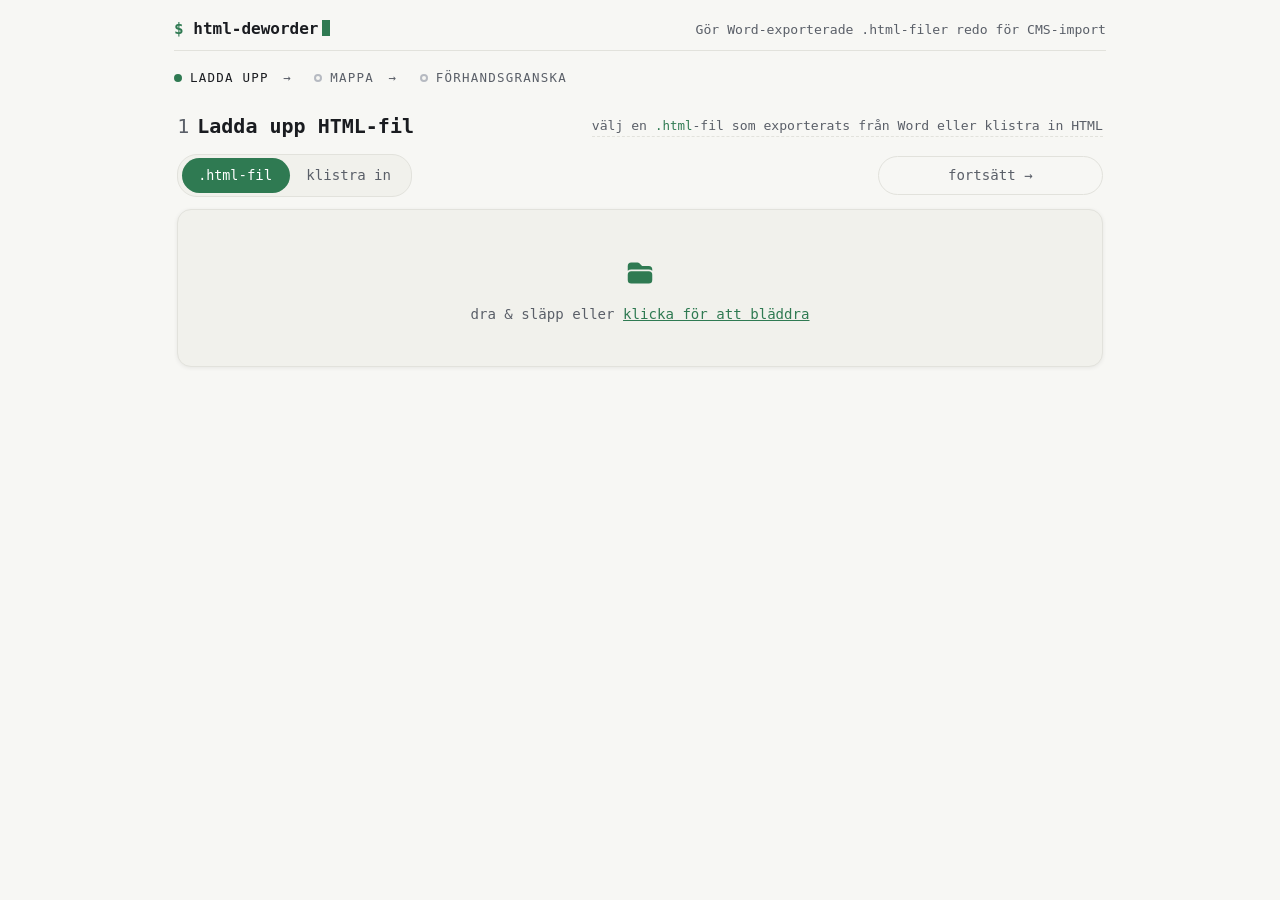
<file: index.html>
<!doctype html>
<html lang="sv">
<head>
  <meta charset="utf-8">
  <meta name="viewport" content="width=device-width, initial-scale=1">
  <title>html-deworder</title>
  <link rel="stylesheet" href="static/style.css">
</head>
<body>
  <header class="site-header">
    <h1>html-deworder<span class="cursor"></span></h1>
    <p class="tagline">Gör Word-exporterade .html-filer redo för CMS-import</p>
  </header>

  <main>
    <ol class="steps" aria-label="steg">
      <li class="active" data-step-indicator="1" role="button" tabindex="0"><span class="dot"></span>ladda upp</li>
      <li data-step-indicator="2" role="button" tabindex="0"><span class="dot"></span>mappa</li>
      <li data-step-indicator="3" role="button" tabindex="0"><span class="dot"></span>förhandsgranska</li>
    </ol>

    <section class="section" data-step="1">
      <div class="h2-row">
        <h2><span class="num">1</span>Ladda upp HTML-fil</h2>
        <p class="meta" id="upload-meta">välj en <code>.html</code>-fil som exporterats från Word eller klistra in HTML</p>
      </div>

      <div class="row">
        <div class="input-mode" role="tablist" aria-label="inmatningssätt">
          <button type="button" class="tab active" data-input-mode="file"><code>.html</code>-fil</button>
          <button type="button" class="tab" data-input-mode="paste">klistra in</button>
        </div>
        <button type="button" id="continue-btn" disabled>fortsätt &rarr;</button>
      </div>

      <div class="input-area">
        <div data-input-panel="file">
          <div class="drop-zone" id="drop-zone">
            <input type="file" accept=".html,.htm,text/html" id="file-input">
            <span class="drop-swoosh" aria-hidden="true"><svg width="100%" height="100%" viewBox="0 -89 219 219" preserveAspectRatio="xMaxYMid meet" fill="none" xmlns="http://www.w3.org/2000/svg"><g transform="rotate(125, 109.5, 20.5)"><path d="M21.489 29.4305C36.9333 31.3498 51.3198 33.0559 65.7063 34.9753C66.7641 35.1885 67.6104 36.4681 69.9376 38.3875C63.1675 39.2406 57.8783 40.3069 52.5892 40.5201C38.6259 40.9467 24.8741 40.9467 10.9107 40.9467C9.21821 40.9467 7.5257 41.1599 5.83317 40.7334C0.332466 39.6671 -1.57164 36.0416 1.39028 31.1365C2.87124 28.7906 4.56377 26.658 6.46786 24.7386C13.6611 17.4877 21.0659 10.4499 28.4707 3.41223C29.7401 2.13265 31.6442 1.49285 34.183 0C34.6061 10.8765 23.8162 13.8622 21.489 22.3927C23.3931 21.9662 25.0856 21.7529 26.5666 21.3264C83.6894 5.54486 140.601 7.25098 197.3 22.606C203.224 24.0988 208.936 26.4447 214.649 28.5773C217.61 29.6437 220.149 31.9896 218.457 35.6151C216.976 39.2406 214.014 39.2406 210.629 37.7477C172.759 20.6866 132.561 18.7672 91.9404 19.407C70.7838 19.6203 50.0504 21.9662 29.5285 26.8713C26.9897 27.5111 24.4509 28.3641 21.489 29.4305Z" fill="#2f7a52"/></g></svg></span>
            <div class="drop-label" id="drop-label">
              <span class="drop-icon"><svg xmlns="http://www.w3.org/2000/svg" viewBox="0 0 24 24" fill="currentColor" class="size-6">
  <path d="M19.5 21a3 3 0 0 0 3-3v-4.5a3 3 0 0 0-3-3h-15a3 3 0 0 0-3 3V18a3 3 0 0 0 3 3h15ZM1.5 10.146V6a3 3 0 0 1 3-3h5.379a2.25 2.25 0 0 1 1.59.659l2.122 2.121c.14.141.331.22.53.22H19.5a3 3 0 0 1 3 3v1.146A4.483 4.483 0 0 0 19.5 9h-15a4.483 4.483 0 0 0-3 1.146Z" />
</svg></span>
              <span>dra &amp; släpp eller <span class="drop-browse">klicka för att bläddra</span></span>
            </div>
          </div>
        </div>

        <div data-input-panel="paste" hidden>
          <div class="paste-wrap">
            <textarea id="paste-input" class="paste-input" spellcheck="false" placeholder="Klistra in HTML-kod här..."></textarea>
            <div class="paste-overlay">
              <span class="drop-icon"><svg xmlns="http://www.w3.org/2000/svg" viewBox="0 0 24 24" fill="currentColor" class="size-6">
  <path fill-rule="evenodd" d="M17.663 3.118c.225.015.45.032.673.05C19.876 3.298 21 4.604 21 6.109v9.642a3 3 0 0 1-3 3V16.5c0-5.922-4.576-10.775-10.384-11.217.324-1.132 1.3-2.01 2.548-2.114.224-.019.448-.036.673-.051A3 3 0 0 1 13.5 1.5H15a3 3 0 0 1 2.663 1.618ZM12 4.5A1.5 1.5 0 0 1 13.5 3H15a1.5 1.5 0 0 1 1.5 1.5H12Z" clip-rule="evenodd" />
  <path d="M3 8.625c0-1.036.84-1.875 1.875-1.875h.375A3.75 3.75 0 0 1 9 10.5v1.875c0 1.036.84 1.875 1.875 1.875h1.875A3.75 3.75 0 0 1 16.5 18v2.625c0 1.035-.84 1.875-1.875 1.875h-9.75A1.875 1.875 0 0 1 3 20.625v-12Z" />
  <path d="M10.5 10.5a5.23 5.23 0 0 0-1.279-3.434 9.768 9.768 0 0 1 6.963 6.963 5.23 5.23 0 0 0-3.434-1.279h-1.875a.375.375 0 0 1-.375-.375V10.5Z" />
</svg></span>
              <span>klistra in HTML-kod här...</span>
            </div>
          </div>
        </div>
      </div>
    </section>

    <section class="section" data-step="2" hidden>
      <div class="h2-row">
        <h2><span class="num">2</span>Mappa klasser till taggar</h2>
        <p class="meta" id="mapping-meta"></p>
      </div>
      <div class="row">
        <button type="button" id="reset-btn" class="reset">återställ standardvärden</button>
        <button type="button" id="new-file-btn" class="link back">ladda upp annan fil</button>
        <button type="button" id="preview-btn">förhandsgranska &rarr;</button>
      </div>
      <div class="table-card collapsed" id="mapping-table-card">
        <div class="table-scroll">
          <div id="mapping-table-root"></div>
        </div>
        <div class="fade"></div>
        <button type="button" class="collapse-toggle" id="mapping-toggle" aria-expanded="false" aria-controls="mapping-table-card" hidden>
          <span class="label">visa alla</span>
          <span class="row-count">(<span id="mapping-shown">0</span>/<span id="mapping-total">0</span>)</span>
          <svg class="chev" xmlns="http://www.w3.org/2000/svg" viewBox="0 0 24 24" fill="none" stroke="currentColor" stroke-width="2.4" stroke-linecap="round" stroke-linejoin="round"><polyline points="6 9 12 15 18 9"/></svg>
        </button>
      </div>
      <div class="mapping-options">
        <label class="checkbox">
          <input type="checkbox" id="strip-all-classes" checked>
          ta bort alla återstående class-attribut från utdata
        </label>
        <br>
        <label class="checkbox">
          tabeller:
          <select id="table-mode">
            <option value="keep">behåll som tabeller</option>
            <option value="flatten">omvandla till stycken</option>
          </select>
        </label>
      </div>
      <div class="row">
        <button type="button" id="load-config-btn" class="secondary">välj config</button>
        <input type="file" accept=".json,application/json" id="config-input" hidden>
        <button type="button" id="download-config-btn" class="secondary">ladda ned config.json</button>
      </div>
    </section>

    <section class="section" data-step="3" hidden>
      <div class="h2-row">
        <h2><span class="num">3</span>Förhandsgranska &amp; ladda ned</h2>
        <p class="meta" id="preview-meta"></p>
      </div>
      <div class="row">
        <button type="button" id="another-file-btn" class="reset">ladda upp annan fil</button>
        <button type="button" id="adjust-btn" class="link back">justera mappning</button>
        <button type="button" id="download-btn">ladda ned HTML-fil</button>
      </div>
    </section>

    <section class="section" data-source-section hidden>

      <div class="source-wrap">
        <button type="button" class="copy-btn secondary" id="copy-btn">kopiera</button>
        <pre class="source" id="source-pre"></pre>
      </div>
    </section>

    <section class="section" data-preview-section hidden>
      <h2><span class="h2-icon"><svg xmlns="http://www.w3.org/2000/svg" viewBox="0 0 24 24" fill="currentColor" class="size-6">
  <path fill-rule="evenodd" d="M10.5 3.75a6.75 6.75 0 1 0 0 13.5 6.75 6.75 0 0 0 0-13.5ZM2.25 10.5a8.25 8.25 0 1 1 14.59 5.28l4.69 4.69a.75.75 0 1 1-1.06 1.06l-4.69-4.69A8.25 8.25 0 0 1 2.25 10.5Z" clip-rule="evenodd" />
</svg></span>Renderad jämförelse</h2>
      <div class="preview">
        <div class="pane">
          <h3>före&thinsp;<svg xmlns="http://www.w3.org/2000/svg" viewBox="0 0 24 24" fill="currentColor" class="size-6">
  <path fill-rule="evenodd" d="M16.5 3.75a1.5 1.5 0 0 1 1.5 1.5v13.5a1.5 1.5 0 0 1-1.5 1.5h-6a1.5 1.5 0 0 1-1.5-1.5V15a.75.75 0 0 0-1.5 0v3.75a3 3 0 0 0 3 3h6a3 3 0 0 0 3-3V5.25a3 3 0 0 0-3-3h-6a3 3 0 0 0-3 3V9A.75.75 0 1 0 9 9V5.25a1.5 1.5 0 0 1 1.5-1.5h6Zm-5.03 4.72a.75.75 0 0 0 0 1.06l1.72 1.72H2.25a.75.75 0 0 0 0 1.5h10.94l-1.72 1.72a.75.75 0 1 0 1.06 1.06l3-3a.75.75 0 0 0 0-1.06l-3-3a.75.75 0 0 0-1.06 0Z" clip-rule="evenodd" />
</svg>
</h3>
          <iframe id="iframe-before" sandbox="allow-same-origin"></iframe>
        </div>
        <div class="pane">
          <h3>efter&thinsp;<svg xmlns="http://www.w3.org/2000/svg" viewBox="0 0 24 24" fill="currentColor" class="size-6">
  <path fill-rule="evenodd" d="M7.5 3.75A1.5 1.5 0 0 0 6 5.25v13.5a1.5 1.5 0 0 0 1.5 1.5h6a1.5 1.5 0 0 0 1.5-1.5V15a.75.75 0 0 1 1.5 0v3.75a3 3 0 0 1-3 3h-6a3 3 0 0 1-3-3V5.25a3 3 0 0 1 3-3h6a3 3 0 0 1 3 3V9A.75.75 0 0 1 15 9V5.25a1.5 1.5 0 0 0-1.5-1.5h-6Zm10.72 4.72a.75.75 0 0 1 1.06 0l3 3a.75.75 0 0 1 0 1.06l-3 3a.75.75 0 1 1-1.06-1.06l1.72-1.72H9a.75.75 0 0 1 0-1.5h10.94l-1.72-1.72a.75.75 0 0 1 0-1.06Z" clip-rule="evenodd" />
</svg>
</h3>
          <iframe id="iframe-after" sandbox="allow-same-origin"></iframe>
        </div>
      </div>
      <div class="heading-nav">
        <button type="button" class="heading-nav-btn secondary" id="prev-heading-btn">&uarr; föregående rubrik</button>
        <button type="button" class="heading-nav-btn secondary" id="next-heading-btn">nästa rubrik &darr;</button>
      </div>
    </section>
  </main>

  <script src="static/defaults.js"></script>
  <script src="static/deworder.js"></script>
  <script src="static/app.js"></script>
</body>
</html>
</file>
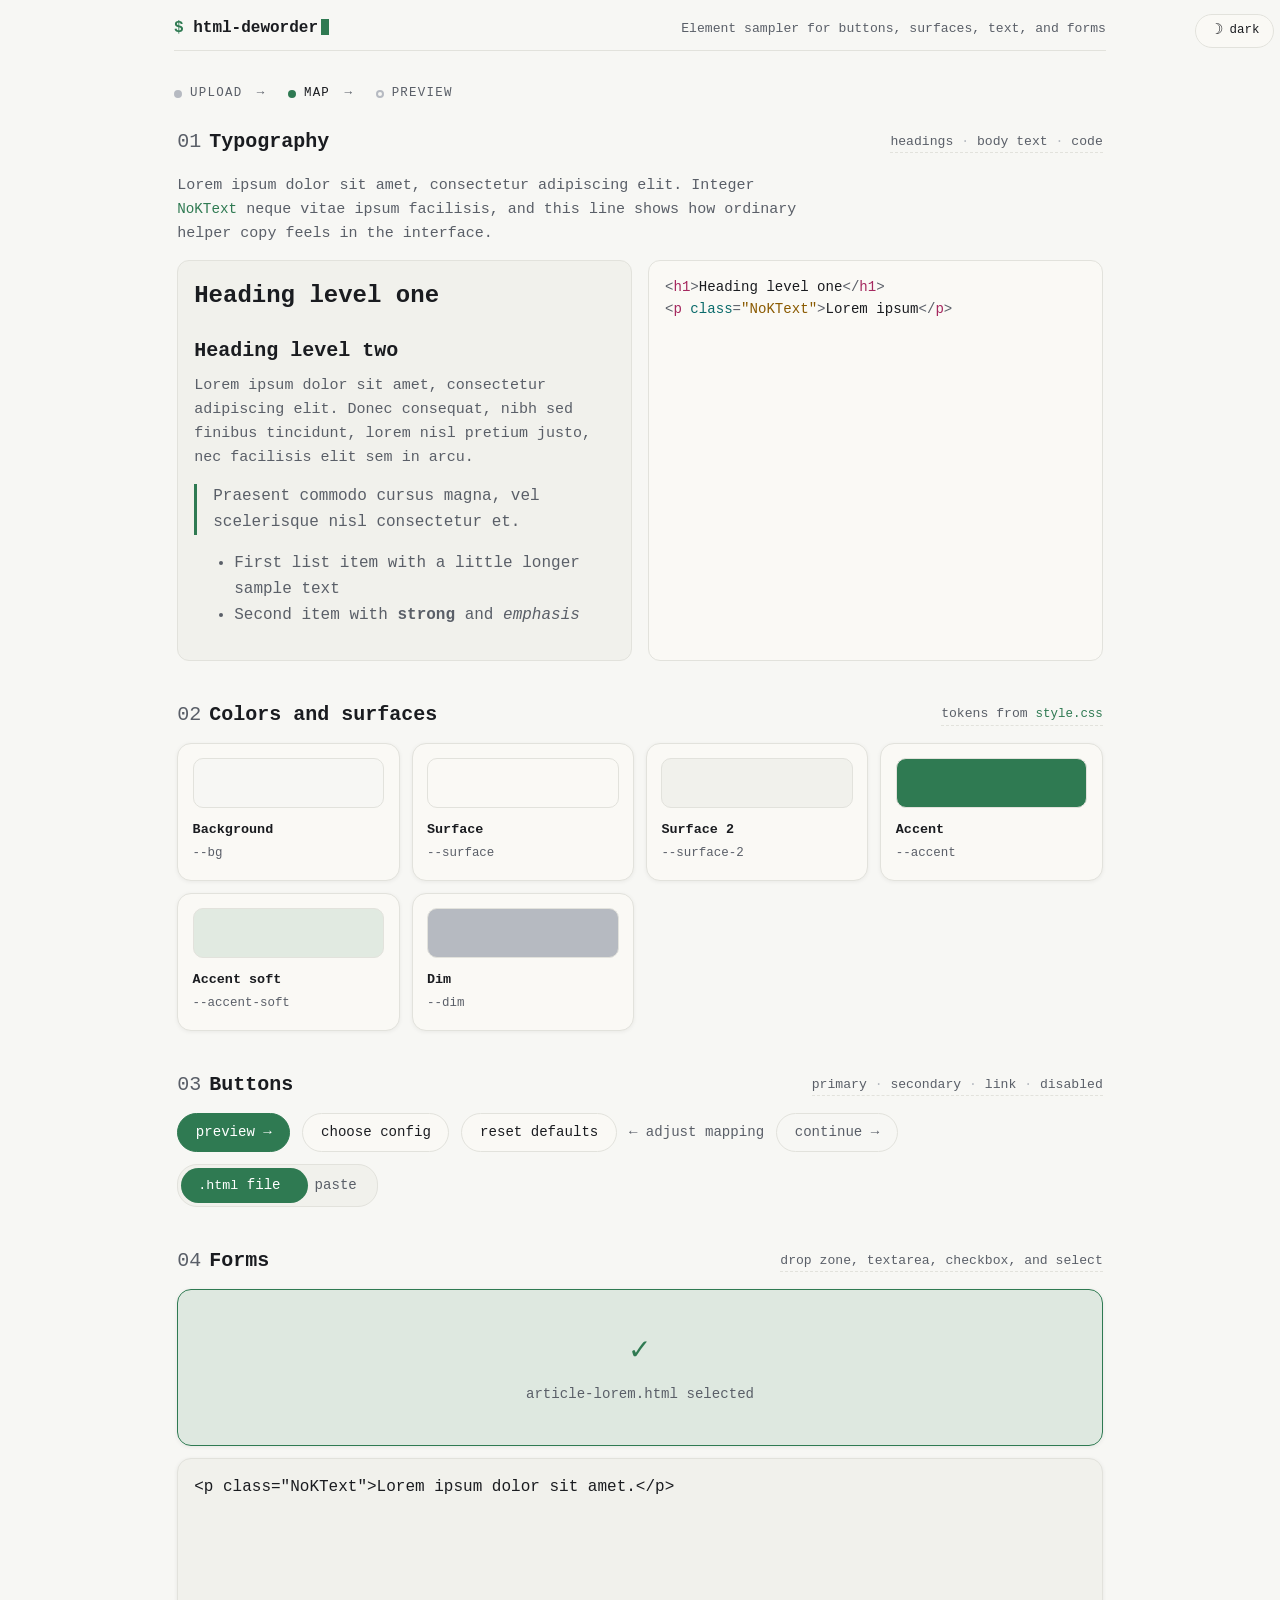
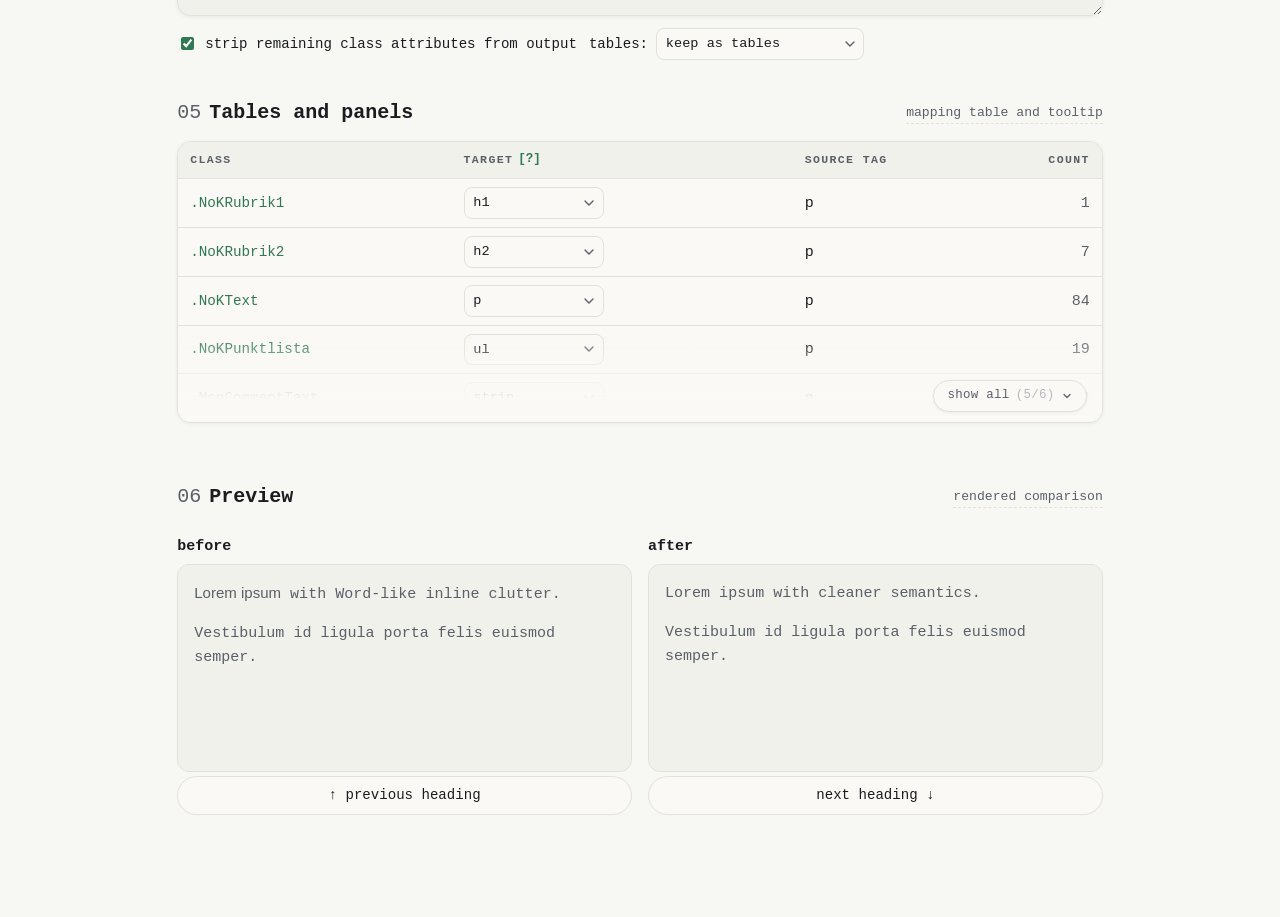
<file: static/elements.html>
<!doctype html>
<html lang="sv">
<head>
  <meta charset="utf-8">
  <meta name="viewport" content="width=device-width, initial-scale=1">
  <title>html-deworder elements</title>
  <link rel="stylesheet" href="style.css">
  <style>
    /* ---- dark mode prototype (scoped to this page) ---- */
    .elements-page.dark {
      color-scheme: dark;
      --bg: #14161a;
      --surface: #1d2026;
      --surface-2: #262a31;
      --border: #353a44;
      --text: #e8e6df;
      --muted: #9aa0aa;
      --accent: #5fb389;
      --accent-soft: color-mix(in srgb, #5fb389 18%, transparent);
      --dim: #555b66;
    }
    .elements-page.dark .drop-zone,
    .elements-page.dark .paste-input,
    .elements-page.dark .table-card,
    .elements-page.dark .collapse-toggle,
    .elements-page.dark .elements-swatch,
    .elements-page.dark .elements-sample {
      box-shadow: 0 1px 4px rgba(0,0,0,.5);
    }
    .elements-page.dark .table-card .fade {
      background: linear-gradient(to bottom, rgba(29,32,38,0), var(--surface) 75%);
    }
    .elements-page.dark table.mapping select,
    .elements-page.dark #table-mode {
      background-image: url("data:image/svg+xml;utf8,<svg xmlns='http://www.w3.org/2000/svg' width='10' height='6' viewBox='0 0 10 6'><path d='M1 1l4 4 4-4' stroke='%239aa0aa' stroke-width='1.4' fill='none' stroke-linecap='round'/></svg>");
    }
    .elements-page.dark pre.source .tok-tag  { color: #e57a9e; }
    .elements-page.dark pre.source .tok-attr { color: #6fcfcf; }
    .elements-page.dark pre.source .tok-val  { color: #e0b46a; }

    /* ---- toggle button ---- */
    .theme-toggle {
      position: fixed;
      top: 0.9rem;
      right: 1rem;
      z-index: 50;
      width: auto;
      padding: 0.35rem 0.85rem;
      font-size: 0.78rem;
      background: var(--surface);
      color: var(--text);
      border: 1px solid var(--border);
      border-radius: 999px;
      cursor: pointer;
      display: inline-flex;
      align-items: center;
      gap: 0.4rem;
    }
    .theme-toggle:hover { background: var(--surface-2); filter: none; }
    .theme-toggle .glyph { font-size: 0.95rem; line-height: 1; }

    .elements-page main { padding-top: 1rem; }
    .elements-page .section { margin-bottom: 1.75rem; }
    .elements-page .section h3 {
      margin: 1rem 0 0.35rem;
      color: var(--text);
      font-size: 0.94rem;
      font-weight: 600;
      text-align: left;
    }
    .elements-page .section > p { max-width: 70ch; }
    .elements-grid {
      display: grid;
      grid-template-columns: repeat(auto-fit, minmax(220px, 1fr));
      gap: 0.75rem;
      margin-top: 0.75rem;
    }
    .elements-swatch,
    .elements-sample {
      background: var(--surface);
      border: 1px solid var(--border);
      border-radius: 14px;
      padding: 0.9rem;
      box-shadow: 0 1px 4px rgba(0,0,0,.06);
    }
    .elements-swatch::before {
      content: "";
      display: block;
      height: 3rem;
      border: 1px solid var(--border);
      border-radius: 10px;
      margin-bottom: 0.65rem;
      background: var(--swatch);
    }
    .elements-swatch strong,
    .elements-sample strong { display: block; font-size: 0.84rem; }
    .elements-swatch code,
    .elements-sample code { color: var(--muted); font-size: 0.78rem; }
    .elements-stack {
      display: flex;
      flex-wrap: wrap;
      gap: 0.75rem;
      align-items: center;
      margin-top: 0.75rem;
    }
    .elements-stack button,
    .elements-stack .button { width: auto; }
    .elements-two {
      display: grid;
      grid-template-columns: repeat(2, minmax(0, 1fr));
      gap: 1rem;
      margin-top: 0.75rem;
    }
    .elements-preview {
      background: var(--surface-2);
      border: 1px solid var(--border);
      border-radius: 12px;
      min-height: 13rem;
      padding: 1rem;
    }
    .elements-preview h1,
    .elements-preview h2,
    .elements-preview p { margin-top: 0; }
    .elements-preview blockquote {
      margin: 0.75rem 0;
      padding-left: 1rem;
      border-left: 3px solid var(--accent);
      color: var(--muted);
    }
    .elements-preview ul,
    .elements-preview ol { color: var(--muted); }
    .elements-page .input-mode { --indicator-left: 3px; --indicator-width: 7.9rem; }
    @media (max-width: 720px) { .elements-two { grid-template-columns: 1fr; } }
  </style>
</head>
<body class="elements-page">
  <button type="button" class="theme-toggle" id="theme-toggle" aria-pressed="false" aria-label="toggle dark mode">
    <span class="glyph" aria-hidden="true">&#9789;</span><span class="theme-label">dark</span>
  </button>
  <header class="site-header">
    <h1><a href="../index.html">html-deworder</a><span class="cursor"></span></h1>
    <p class="tagline">Element sampler for buttons, surfaces, text, and forms</p>
  </header>

  <main>
    <ol class="steps" aria-label="steps">
      <li class="done"><span class="dot"></span>upload</li>
      <li class="active"><span class="dot"></span>map</li>
      <li><span class="dot"></span>preview</li>
    </ol>

    <section class="section">
      <div class="h2-row">
        <h2><span class="num">01</span>Typography</h2>
        <p class="meta"><span>headings</span><span>body text</span><span>code</span></p>
      </div>
      <p>Lorem ipsum dolor sit amet, consectetur adipiscing elit. Integer <code>NoKText</code> neque vitae ipsum facilisis, and this line shows how ordinary helper copy feels in the interface.</p>
      <div class="elements-two">
        <div class="elements-preview">
          <h1>Heading level one</h1>
          <h2>Heading level two</h2>
          <p>Lorem ipsum dolor sit amet, consectetur adipiscing elit. Donec consequat, nibh sed finibus tincidunt, lorem nisl pretium justo, nec facilisis elit sem in arcu.</p>
          <blockquote>Praesent commodo cursus magna, vel scelerisque nisl consectetur et.</blockquote>
          <ul>
            <li>First list item with a little longer sample text</li>
            <li>Second item with <strong>strong</strong> and <em>emphasis</em></li>
          </ul>
        </div>
        <pre class="source"><span class="tok-punc">&lt;</span><span class="tok-tag">h1</span><span class="tok-punc">&gt;</span>Heading level one<span class="tok-punc">&lt;/</span><span class="tok-tag">h1</span><span class="tok-punc">&gt;</span>
<span class="tok-punc">&lt;</span><span class="tok-tag">p</span> <span class="tok-attr">class</span><span class="tok-punc">=</span><span class="tok-val">"NoKText"</span><span class="tok-punc">&gt;</span>Lorem ipsum<span class="tok-punc">&lt;/</span><span class="tok-tag">p</span><span class="tok-punc">&gt;</span></pre>
      </div>
    </section>

    <section class="section">
      <div class="h2-row">
        <h2><span class="num">02</span>Colors and surfaces</h2>
        <p class="meta">tokens from <code>style.css</code></p>
      </div>
      <div class="elements-grid">
        <div class="elements-swatch" style="--swatch: var(--bg)"><strong>Background</strong><code>--bg</code></div>
        <div class="elements-swatch" style="--swatch: var(--surface)"><strong>Surface</strong><code>--surface</code></div>
        <div class="elements-swatch" style="--swatch: var(--surface-2)"><strong>Surface 2</strong><code>--surface-2</code></div>
        <div class="elements-swatch" style="--swatch: var(--accent)"><strong>Accent</strong><code>--accent</code></div>
        <div class="elements-swatch" style="--swatch: var(--accent-soft)"><strong>Accent soft</strong><code>--accent-soft</code></div>
        <div class="elements-swatch" style="--swatch: var(--dim)"><strong>Dim</strong><code>--dim</code></div>
      </div>
    </section>

    <section class="section">
      <div class="h2-row">
        <h2><span class="num">03</span>Buttons</h2>
        <p class="meta"><span>primary</span><span>secondary</span><span>link</span><span>disabled</span></p>
      </div>
      <div class="elements-stack">
        <button type="button">preview &rarr;</button>
        <button type="button" class="secondary">choose config</button>
        <button type="button" class="reset">reset defaults</button>
        <button type="button" class="link back">adjust mapping</button>
        <button type="button" disabled>continue &rarr;</button>
      </div>
      <div class="row">
        <div class="input-mode" role="tablist" aria-label="input mode">
          <button type="button" class="tab active"><code>.html</code> file</button>
          <button type="button" class="tab">paste</button>
        </div>
      </div>
    </section>

    <section class="section">
      <div class="h2-row">
        <h2><span class="num">04</span>Forms</h2>
        <p class="meta">drop zone, textarea, checkbox, and select</p>
      </div>
      <div class="drop-zone has-file">
        <div class="drop-label">
          <span class="drop-icon">&#10003;</span>
          <span>article-lorem.html selected</span>
        </div>
      </div>
      <div class="paste-wrap">
        <textarea class="paste-input" spellcheck="false" placeholder="Paste HTML here...">&lt;p class="NoKText"&gt;Lorem ipsum dolor sit amet.&lt;/p&gt;</textarea>
      </div>
      <div class="row">
        <label class="checkbox"><input type="checkbox" checked>strip remaining class attributes from output</label>
        <label class="checkbox">tables:<select id="table-mode"><option>keep as tables</option><option>flatten to paragraphs</option></select></label>
      </div>
    </section>

    <section class="section">
      <div class="h2-row">
        <h2><span class="num">05</span>Tables and panels</h2>
        <p class="meta">mapping table and tooltip</p>
      </div>
      <div class="table-card collapsed">
        <div class="table-scroll">
          <table class="mapping">
            <thead>
              <tr><th>class</th><th class="ctr">target<span class="info-icon" tabindex="0" aria-label="target help"><span class="info-glyph" aria-hidden="true"></span><span class="info-tooltip" role="tooltip">Choose a target tag for each class. <strong>strip</strong> removes the element,<br><strong>keep</strong> leaves it unchanged.</span></span></th><th>source tag</th><th class="num">count</th></tr>
            </thead>
            <tbody>
              <tr><td class="cls"><code>.NoKRubrik1</code></td><td class="ctr"><select><option>h1</option><option>h2</option><option>p</option></select></td><td>p</td><td class="num">1</td></tr>
              <tr><td class="cls"><code>.NoKRubrik2</code></td><td class="ctr"><select><option>h2</option><option>h3</option><option>p</option></select></td><td>p</td><td class="num">7</td></tr>
              <tr><td class="cls"><code>.NoKText</code></td><td class="ctr"><select><option>p</option><option>keep</option><option>strip</option></select></td><td>p</td><td class="num">84</td></tr>
              <tr><td class="cls"><code>.NoKPunktlista</code></td><td class="ctr"><select><option>ul</option><option>ol</option><option>p</option></select></td><td>p</td><td class="num">19</td></tr>
              <tr><td class="cls"><code>.MsoCommentText</code></td><td class="ctr"><select><option>strip</option><option>keep</option></select></td><td>p</td><td class="num">4</td></tr>
              <tr><td class="cls"><code>.NoKCitat</code></td><td class="ctr"><select><option>blockquote</option><option>p</option></select></td><td>p</td><td class="num">2</td></tr>
            </tbody>
          </table>
        </div>
        <div class="fade"></div>
        <button type="button" class="collapse-toggle" aria-expanded="false"><span class="label">show all</span><span class="row-count">(5/6)</span><svg class="chev" xmlns="http://www.w3.org/2000/svg" viewBox="0 0 24 24" fill="none" stroke="currentColor" stroke-width="2.4" stroke-linecap="round" stroke-linejoin="round"><polyline points="6 9 12 15 18 9"/></svg></button>
      </div>
    </section>

    <section class="section">
      <div class="h2-row">
        <h2><span class="num">06</span>Preview</h2>
        <p class="meta">rendered comparison</p>
      </div>
      <div class="preview">
        <div class="pane"><h3>before</h3><div class="elements-preview"><p><span style="font-family: Calibri, sans-serif;">Lorem ipsum</span> with Word-like inline clutter.</p><p class="MsoNormal">Vestibulum id ligula porta felis euismod semper.</p></div></div>
        <div class="pane"><h3>after</h3><div class="elements-preview"><p>Lorem ipsum with cleaner semantics.</p><p>Vestibulum id ligula porta felis euismod semper.</p></div></div>
      </div>
      <div class="heading-nav">
        <button type="button" class="heading-nav-btn secondary">&uarr; previous heading</button>
        <button type="button" class="heading-nav-btn secondary">next heading &darr;</button>
      </div>
    </section>
  </main>
  <script>
    (function () {
      var body = document.body;
      var btn = document.getElementById('theme-toggle');
      var label = btn.querySelector('.theme-label');
      var glyph = btn.querySelector('.glyph');
      var stored = localStorage.getItem('elements-theme');
      if (stored === 'dark') setDark(true);

      btn.addEventListener('click', function () {
        setDark(!body.classList.contains('dark'));
      });

      function setDark(on) {
        body.classList.toggle('dark', on);
        btn.setAttribute('aria-pressed', on ? 'true' : 'false');
        label.textContent = on ? 'light' : 'dark';
        glyph.innerHTML = on ? '&#9728;' : '&#9789;';
        localStorage.setItem('elements-theme', on ? 'dark' : 'light');
      }
    })();
  </script>
</body>
</html>
</file>
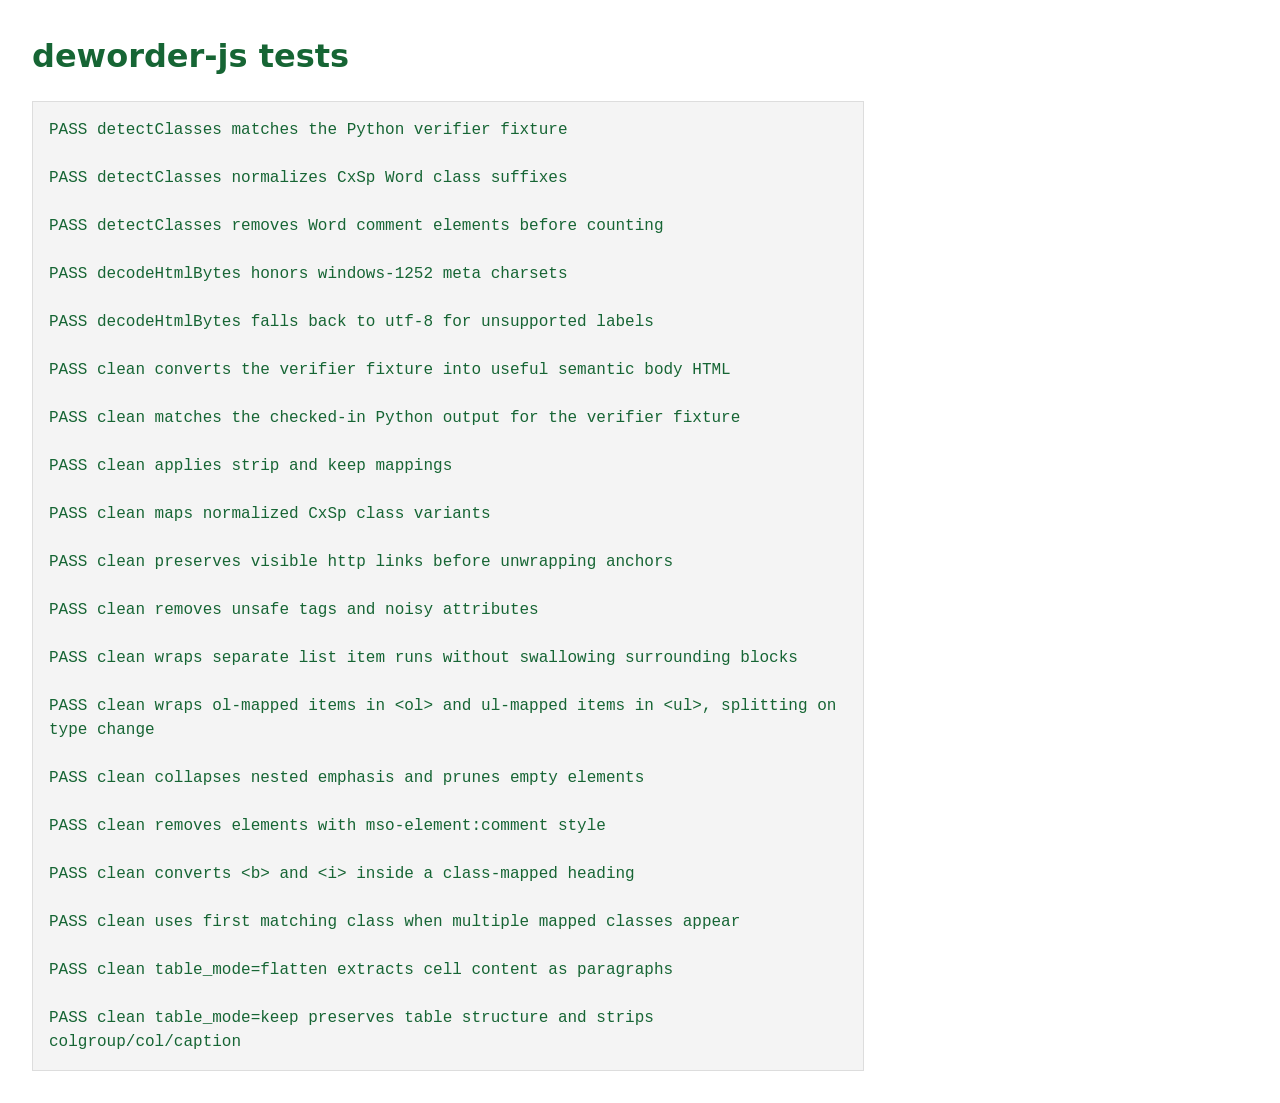
<file: tests/deworder.test.html>
<!doctype html>
<html lang="en">
<head>
  <meta charset="utf-8">
  <title>deworder-js tests</title>
  <style>
    body {
      color: #111;
      font: 16px/1.5 system-ui, sans-serif;
      margin: 2rem;
      max-width: 52rem;
    }

    pre {
      background: #f4f4f4;
      border: 1px solid #ddd;
      padding: 1rem;
      white-space: pre-wrap;
    }

    .pass {
      color: #166534;
    }

    .fail {
      color: #991b1b;
    }
  </style>
</head>
<body>
  <h1>deworder-js tests</h1>
  <pre id="results">Running...</pre>

  <script src="../static/defaults.js"></script>
  <script src="../static/deworder.js"></script>
  <script>
    const { clean, decodeHtmlBytes, detectClasses } = window.Deworder;

    const fixture = `<!doctype html>
<html xmlns:o="urn:schemas-microsoft-com:office:office">
<head>
<meta charset="windows-1252">
<style>.MsoNormal { mso-style-name: Normal; }</style>
</head>
<body>
<!--[if gte mso 9]><xml><w:WordDocument></w:WordDocument></xml><![endif]-->
<div class="WordSection1">
<p class="NoKRubrik1" style="mso-margin-top-alt:auto">Islam</p>
<p class="NoKRubrik2">Historik</p>
<p class="NoKRubrik3">Begrepp</p>
<p class="NoKText">Vanlig text med <span class="NoKBetoningKursiv">betoning</span>.</p>
<p class="NoKPunktlista">Första punkten</p>
<p class="NoKPunktlista">Andra punkten</p>
<p class="MsoNormal"><span class="SpellE">stavning</span><o:p></o:p></p>
</div>
</body>
</html>
`;

    const tests = [];
    const expectedFixtureOutput = `<h1>Islam</h1>
<h2>Historik</h2>
<h3>Begrepp</h3>
<p>Vanlig text med <em>betoning</em>.</p>
<ul><li>Första punkten</li><li>Andra punkten</li></ul>
<p>stavning</p>
`;

    test("detectClasses matches the Python verifier fixture", () => {
      assertDeepEqual(detectClasses(fixture), [
        { tag_name: "p", class_name: "MsoNormal", count: 1 },
        { tag_name: "p", class_name: "NoKPunktlista", count: 2 },
        { tag_name: "p", class_name: "NoKRubrik1", count: 1 },
        { tag_name: "p", class_name: "NoKRubrik2", count: 1 },
        { tag_name: "p", class_name: "NoKRubrik3", count: 1 },
        { tag_name: "p", class_name: "NoKText", count: 1 },
        { tag_name: "span", class_name: "NoKBetoningKursiv", count: 1 },
      ]);
    });

    test("detectClasses normalizes CxSp Word class suffixes", () => {
      assertDeepEqual(detectClasses(`
        <p class="NoKTextCxSpFirst">A</p>
        <p class="NoKTextCxSpMiddle">B</p>
        <p class="NoKTextCxSpLast">C</p>
      `), [
        { tag_name: "p", class_name: "NoKText", count: 3 },
      ]);
    });

    test("detectClasses removes Word comment elements before counting", () => {
      assertDeepEqual(detectClasses(`
        <p class="NoKText">Keep</p>
        <p class="MsoCommentText">Drop by class</p>
        <p class="NoKIngress" style="mso-element:comment">Drop by style</p>
      `), [
        { tag_name: "p", class_name: "NoKText", count: 1 },
      ]);
    });

    test("decodeHtmlBytes honors windows-1252 meta charsets", () => {
      const bytes = windows1252Bytes("<meta charset=\"windows-1252\"><p>r", [0xE4], "ksm", [0xF6], "rg", [0xE5], "s ", [0x80], "</p>");
      assertEqual(decodeHtmlBytes(bytes.buffer), "<meta charset=\"windows-1252\"><p>räksmörgås €</p>");
    });

    test("decodeHtmlBytes falls back to utf-8 for unsupported labels", () => {
      const bytes = new TextEncoder().encode("<meta charset=\"made-up\"><p>åäö</p>");
      assertEqual(decodeHtmlBytes(bytes.buffer), "<meta charset=\"made-up\"><p>åäö</p>");
    });

    test("clean converts the verifier fixture into useful semantic body HTML", () => {
      const cleaned = clean(fixture);

      assertEqual(cleaned, expectedFixtureOutput);

      for (const needle of [
        "MsoNormal",
        "class=",
        "<o:",
        "<w:",
        "<style",
        "<meta",
        "mso-",
        "SpellE",
        "WordSection1",
        "<!--",
      ]) {
        assertNotIncludes(cleaned, needle);
      }
    });

    test("clean matches the checked-in Python output for the verifier fixture", async () => {
      const [raw, expected] = await Promise.all([
        fetch("./fixtures/verify-fixture.html").then((response) => response.text()),
        fetch("./fixtures/verify-fixture.cleaned.html").then((response) => response.text()),
      ]);

      assertEqual(clean(raw), expected);
    });

    test("clean applies strip and keep mappings", () => {
      const cleaned = clean(`
        <p class="NoKText">Keep text</p>
        <p class="NoKRubrik1">Drop heading</p>
        <span class="NoKBetoningKursiv">Keep class</span>
      `, {
        mapping: {
          NoKRubrik1: "strip",
          NoKBetoningKursiv: "keep",
        },
        strip_all_classes: false,
      });

      assertIncludes(cleaned, "<p>Keep text</p>");
      assertIncludes(cleaned, "<span class=\"NoKBetoningKursiv\">Keep class</span>");
      assertNotIncludes(cleaned, "Drop heading");
    });

    test("clean maps normalized CxSp class variants", () => {
      assertEqual(clean(`<p class="NoKTextCxSpFirst">A</p>`), "<p>A</p>\n");
    });

    test("clean preserves visible http links before unwrapping anchors", () => {
      assertEqual(clean(`<p class="NoKText">Go to <a href="https://example.com/page">example</a>.</p>`), "<p>Go to example (https://example.com/page).</p>\n");
      assertEqual(clean(`<p class="NoKText"><a href="https://example.com">https://example.com</a></p>`), "<p>https://example.com</p>\n");
    });

    test("clean removes unsafe tags and noisy attributes", () => {
      const cleaned = clean(`
        <p class="NoKText" style="mso-style-name:normal" onclick="alert(1)">Safe</p>
        <script>alert(1)</script>
        <form><input value="x"></form>
        <img src="x" onerror="alert(1)">
      `);

      assertEqual(cleaned, "<p>Safe</p>\n");
    });

    test("clean wraps separate list item runs without swallowing surrounding blocks", () => {
      const cleaned = clean(`
        <p class="NoKPunktlista">A</p>
        <p class="NoKPunktlista">B</p>
        <p class="NoKText">Break</p>
        <p class="NoKPunktlista">C</p>
      `);

      assertEqual(cleaned, "<ul><li>A</li><li>B</li></ul>\n<p>Break</p>\n<ul><li>C</li></ul>\n");
    });

    test("clean wraps ol-mapped items in <ol> and ul-mapped items in <ul>, splitting on type change", () => {
      assertEqual(
        clean(`
          <p class="NumList">First</p>
          <p class="NumList">Second</p>
          <p class="NoKPunktlista">Bullet</p>
        `, { mapping: { NumList: "ol" } }),
        "<ol><li>First</li><li>Second</li></ol>\n<ul><li>Bullet</li></ul>\n",
      );
      assertEqual(
        clean(`
          <p class="NumList">A</p>
          <p class="NoKPunktlista">B</p>
          <p class="NumList">C</p>
        `, { mapping: { NumList: "ol" } }),
        "<ol><li>A</li></ol>\n<ul><li>B</li></ul>\n<ol><li>C</li></ol>\n",
      );
    });

    test("clean collapses nested emphasis and prunes empty elements", () => {
      const cleaned = clean(`
        <p class="NoKText">A <b><b>B</b></b> <i><i>C</i></i><span></span></p>
        <p class="NoKText">&nbsp;</p>
      `);

      assertEqual(cleaned, "<p>A <strong>B</strong> <em>C</em></p>\n");
    });

    test("clean removes elements with mso-element:comment style", () => {
      const cleaned = clean(`
        <p class="NoKText">Keep</p>
        <p class="NoKText" style="mso-element:comment">Drop</p>
      `);
      assertIncludes(cleaned, "<p>Keep</p>");
      assertNotIncludes(cleaned, "Drop");
    });

    test("clean converts <b> and <i> inside a class-mapped heading", () => {
      assertEqual(
        clean(`<p class="NoKRubrik2">Intro <b>bold</b> and <i>italic</i></p>`),
        "<h2>Intro <strong>bold</strong> and <em>italic</em></h2>\n",
      );
    });

    test("clean uses first matching class when multiple mapped classes appear", () => {
      // NoKRubrik2 sorts before NoKText alphabetically (R < T), so if the
      // lookup were alphabetical NoKRubrik2 (h2) would always win.
      // These two cases prove it is attribute-order-dependent instead.
      assertEqual(clean(`<p class="NoKText NoKRubrik2">text</p>`), "<p>text</p>\n");
      assertEqual(clean(`<p class="NoKRubrik2 NoKText">text</p>`), "<h2>text</h2>\n");
    });

    test("clean table_mode=flatten extracts cell content as paragraphs", () => {
      const input = `<table><tr><td><p class="NoKText">A</p></td><td><p class="NoKText">B</p></td></tr></table>`;
      assertEqual(
        clean(input, { table_mode: "flatten" }),
        "<p>A</p>\n<p>B</p>\n",
      );
    });

    test("clean table_mode=keep preserves table structure and strips colgroup/col/caption", () => {
      const input = `<table><colgroup><col></colgroup><caption>Title</caption><tr><td><p class="NoKText">Cell</p></td></tr></table>`;
      const cleaned = clean(input, { table_mode: "keep" });
      assertIncludes(cleaned, "<table>");
      assertIncludes(cleaned, "<td>");
      assertIncludes(cleaned, "<p>Cell</p>");
      assertNotIncludes(cleaned, "<colgroup>");
      assertNotIncludes(cleaned, "<col>");
      assertNotIncludes(cleaned, "<caption>");
    });

    run();

    function test(name, fn) {
      tests.push({ name, fn });
    }

    async function run() {
      const lines = [];
      let failures = 0;

      for (const { name, fn } of tests) {
        try {
          await fn();
          lines.push(`PASS ${name}`);
        } catch (error) {
          failures += 1;
          lines.push(`FAIL ${name}\n${error.stack || error.message}`);
        }
      }

      document.body.className = failures ? "fail" : "pass";
      document.querySelector("#results").textContent = lines.join("\n\n");
      document.title = failures ? `${failures} failing deworder-js test(s)` : "deworder-js tests passed";
    }

    function windows1252Bytes(...parts) {
      const bytes = [];
      for (const part of parts) {
        if (typeof part === "string") {
          bytes.push(...[...part].map((char) => char.charCodeAt(0)));
        } else {
          bytes.push(...part);
        }
      }
      return new Uint8Array(bytes);
    }

    function assertEqual(actual, expected) {
      if (actual !== expected) {
        throw new Error(`Expected ${JSON.stringify(expected)}, got ${JSON.stringify(actual)}`);
      }
    }

    function assertIncludes(actual, needle) {
      if (!actual.includes(needle)) {
        throw new Error(`Expected ${JSON.stringify(actual)} to include ${JSON.stringify(needle)}`);
      }
    }

    function assertNotIncludes(actual, needle) {
      if (actual.includes(needle)) {
        throw new Error(`Expected ${JSON.stringify(actual)} not to include ${JSON.stringify(needle)}`);
      }
    }

    function assertDeepEqual(actual, expected) {
      assertEqual(JSON.stringify(actual, null, 2), JSON.stringify(expected, null, 2));
    }
  </script>
</body>
</html>
</file>
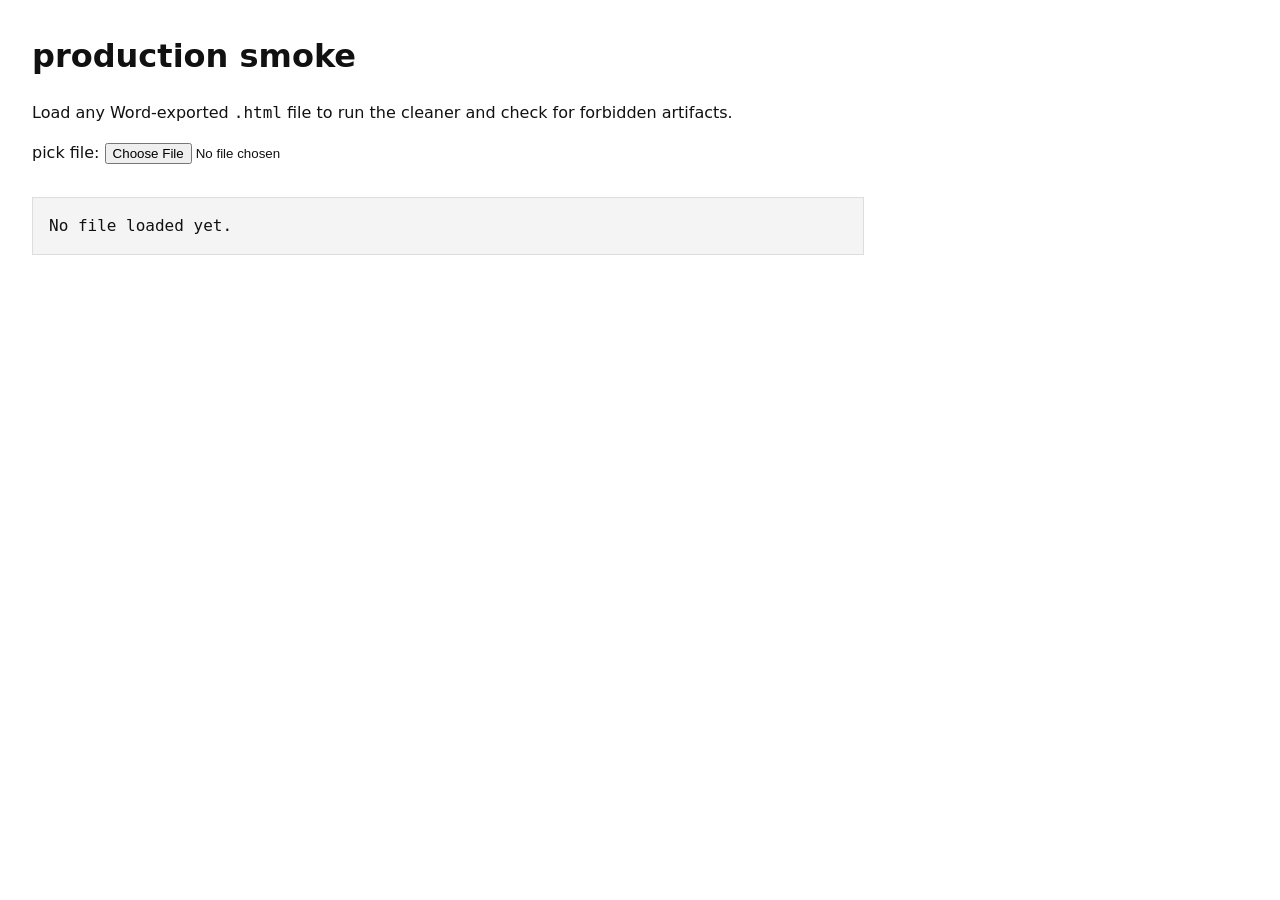
<file: tests/production-smoke.html>
<!doctype html>
<html lang="en">
<head>
  <meta charset="utf-8">
  <title>production smoke</title>
  <style>
    body {
      color: #111;
      font: 16px/1.5 system-ui, sans-serif;
      margin: 2rem;
      max-width: 52rem;
    }

    label {
      display: inline-block;
      margin-bottom: 1rem;
    }

    pre {
      background: #f4f4f4;
      border: 1px solid #ddd;
      padding: 1rem;
      white-space: pre-wrap;
    }

    .pass { color: #166534; }
    .fail { color: #991b1b; }
  </style>
</head>
<body>
  <h1>production smoke</h1>
  <p>Load any Word-exported <code>.html</code> file to run the cleaner and check for forbidden artifacts.</p>
  <label>
    pick file: <input type="file" id="file-input" accept=".html,.htm,text/html">
  </label>
  <pre id="results">No file loaded yet.</pre>

  <script src="../static/defaults.js"></script>
  <script src="../static/deworder.js"></script>
  <script>
    const { clean, decodeHtmlBytes, detectClasses } = window.Deworder;

    const forbidden = [
      "<script",
      "<img",
      "<style",
      "<meta",
      "mso-",
      "MsoComment",
      "msocom",
      "onclick",
      "<o:",
      "<w:",
      "<!--",
    ];

    document.querySelector("#file-input").addEventListener("change", (e) => {
      const file = e.target.files[0];
      if (file) run(file);
    });

    async function run(file) {
      const results = document.querySelector("#results");
      results.textContent = "Running...";
      document.body.className = "";

      try {
        const fixtureBytes = await file.arrayBuffer();
        const raw = decodeHtmlBytes(fixtureBytes);
        const rows = detectClasses(raw);
        const cleaned = clean(raw);
        const hits = forbidden.filter((needle) => cleaned.toLowerCase().includes(needle.toLowerCase()));

        if (hits.length) {
          throw new Error(`Forbidden output remains: ${hits.join(", ")}`);
        }

        document.body.className = "pass";
        document.title = "production smoke passed";
        results.textContent = [
          `PASS ${file.name} cleans without forbidden Word/browser artifacts`,
          `raw: ${raw.length} chars`,
          `cleaned: ${cleaned.length} chars`,
          `class rows: ${rows.length}`,
          `h1: ${(cleaned.match(/<h1/g) || []).length}`,
          `h2: ${(cleaned.match(/<h2/g) || []).length}`,
          "",
          cleaned.slice(0, 500),
        ].join("\n");
      } catch (error) {
        document.body.className = "fail";
        document.title = "production smoke failed";
        results.textContent = `FAIL ${file.name}\n${error.stack || error.message}`;
      }
    }
  </script>
</body>
</html>
</file>
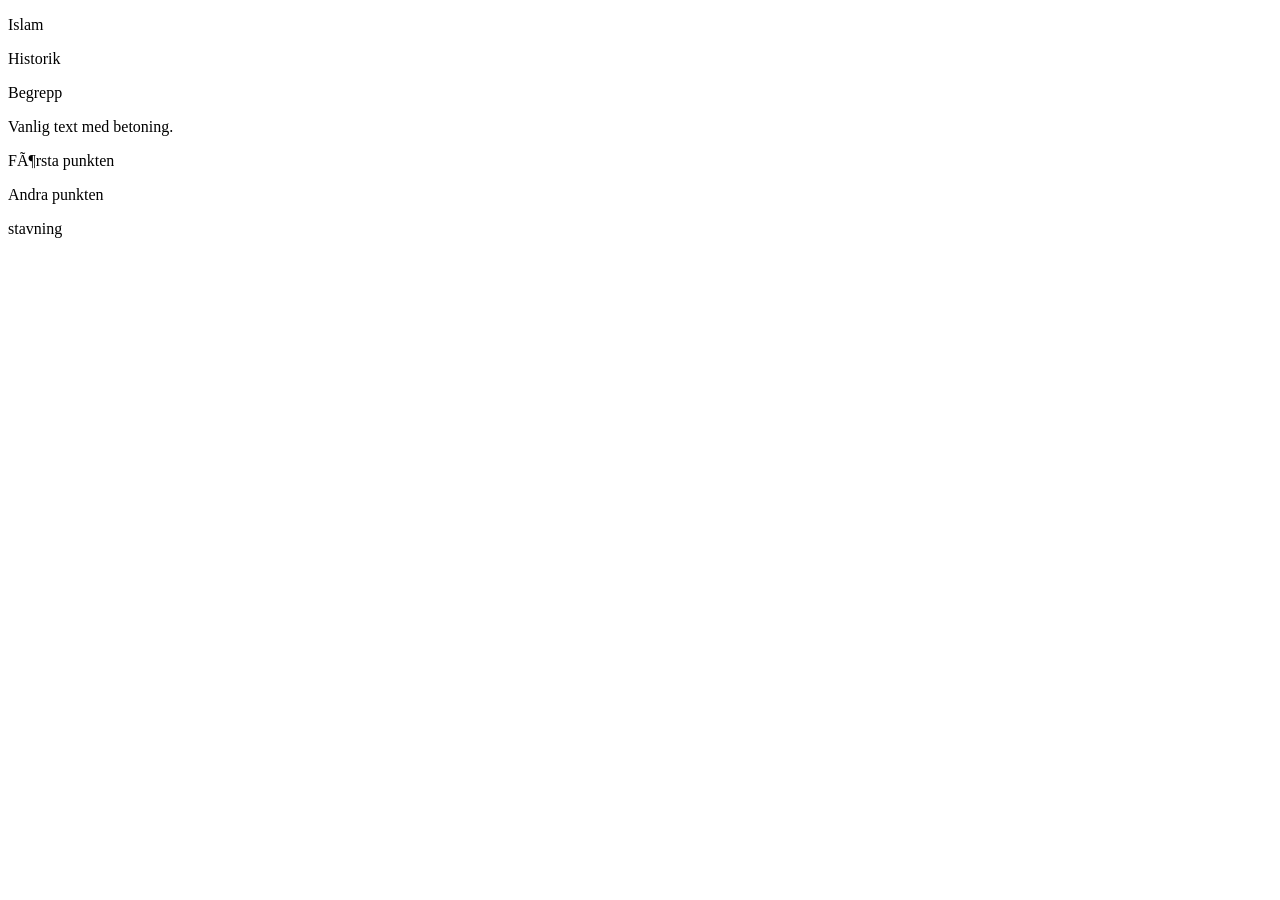
<file: tests/fixtures/verify-fixture.html>
<!doctype html>
<html xmlns:o="urn:schemas-microsoft-com:office:office">
<head>
<meta charset="windows-1252">
<style>.MsoNormal { mso-style-name: Normal; }</style>
</head>
<body>
<!--[if gte mso 9]><xml><w:WordDocument></w:WordDocument></xml><![endif]-->
<div class="WordSection1">
<p class="NoKRubrik1" style="mso-margin-top-alt:auto">Islam</p>
<p class="NoKRubrik2">Historik</p>
<p class="NoKRubrik3">Begrepp</p>
<p class="NoKText">Vanlig text med <span class="NoKBetoningKursiv">betoning</span>.</p>
<p class="NoKPunktlista">Första punkten</p>
<p class="NoKPunktlista">Andra punkten</p>
<p class="MsoNormal"><span class="SpellE">stavning</span><o:p></o:p></p>
</div>
</body>
</html>
</file>
<file: static/style.css>
:root {
  color-scheme: light;
  --bg: #f7f7f4;
  --surface: #faf9f5;
  --surface-2: #f1f1ec;
  --border: #e2e2dc;
  --text: #1a1c20;
  --muted: #5a5f68;
  --accent: #2f7a52;
  --accent-soft: color-mix(in srgb, #2f7a52 12%, transparent);
  --dim: #b6bac1;
}

* { box-sizing: border-box; }

html {
  scrollbar-gutter: stable both-edges;
}

html,
.paste-input,
pre.source {
  scrollbar-width: thin;
  scrollbar-color: var(--dim) var(--surface-2);
}

html,
body {
  margin: 0;
  background: var(--bg);
  color: var(--text);
  font: 16px/1.6 ui-monospace, "SF Mono", "JetBrains Mono", Menlo, Consolas, monospace;
}

svg {
  width: 1em;
  height: 1em;
  vertical-align: middle;
}

main,
.site-header {
  max-width: 980px;
  margin: 0 auto;
  padding-inline: 1.5rem;
}

main { padding-bottom: 4rem; }

.site-header {
  padding-top: 1rem;
  display: flex;
  justify-content: space-between;
  align-items: baseline;
  column-gap: 1rem;
  flex-wrap: wrap;
}

.site-header::after {
  content: "";
  flex-basis: 100%;
  border-bottom: 1px solid var(--border);
  margin-top: 0.5rem;
}

.site-header h1 {
  margin: 0;
  font-size: 1rem;
  font-weight: 600;
}

.site-header h1::before {
  content: "$ ";
  color: var(--accent);
}

.site-header a {
  color: var(--text);
  text-decoration: none;
}

.tagline {
  margin: 0;
  color: var(--muted);
  font-size: 0.82rem;
}

.cursor {
  display: inline-block;
  width: 0.5em;
  height: 1em;
  background: var(--accent);
  vertical-align: text-bottom;
  margin-left: 0.2em;
  position: relative;
  bottom: 2px;
  animation: blink 1.1s steps(1) infinite;
}

@keyframes blink { 50% { opacity: 0; } }

.steps {
  list-style: none;
  margin: 0.75rem 0 1rem;
  padding: 0;
  display: flex;
  color: var(--muted);
  text-transform: uppercase;
  letter-spacing: 0.1em;
  font-size: 0.78rem;
  flex-wrap: wrap;
}

.steps li {
  display: flex;
  align-items: center;
  gap: 0.5rem;
  padding: 0.35rem 0.9rem 0.35rem 0;
  cursor: pointer;
}

.steps li:hover { color: var(--text); }
.steps li:focus-visible { outline: 1px dotted var(--accent); outline-offset: 2px; }

.steps li + li::before {
  content: "→";
  color: var(--muted);
  margin-right: 0.9rem;
}

.dot {
  display: inline-block;
  width: 8px;
  height: 8px;
  border-radius: 50%;
  background: var(--bg);
  border: 2px solid var(--dim);
}

.steps .active { color: var(--text); }
.steps .active .dot { background: var(--accent); border-color: var(--accent); }
.steps .done .dot { background: var(--dim); border-color: var(--dim); }

hr {
  border: none;
  border-top: 1px solid var(--border);
  margin: 0rem 0;
  width: 25%;
}

.section {
  padding: 0 0.2rem 0.6rem;
  margin-bottom: 0.5rem;
}

.section h2 {
  margin: 0 0 0.35rem;
  font-size: 1.25rem;
  font-weight: 600;
}

.section h3 {
  margin: 0 0 0.5rem;
  color: var(--muted);
  font-size: 1rem;
  font-weight: 500;
  text-align: right;
  margin-top: -2.1rem;
}

h2 .num {
  text-decoration: none;
}

.num {
  color: var(--muted);
  font-weight: 400;
  margin-right: 0.5rem;
}

.num sup {
  font-size: 0.5em;
}

.h2-icon {
  color: var(--dim);
  display: inline-flex;
  vertical-align: middle;
  margin-right: 0.5em;
}

.h2-icon svg {
  width: 1em;
  height: 1em;
}

p {
  color: var(--muted);
  font-size: 0.94rem;
}

code {
  color: var(--accent);
  font-size: 0.95em;
}

button,
.button {
  background: var(--accent);
  color: #fff;
  border: 1px solid var(--accent);
  border-radius: 20px;
  padding: 0.45rem 1.1rem;
  font: inherit;
  font-size: 0.88rem;
  cursor: pointer;
  transition: all 150ms ease-in-out;
  width: 225px;
}

button:hover,
.button:hover {
  filter: brightness(0.9);
}

button.secondary,
.button.secondary {
  background: var(--surface);
  color: var(--text);
  border-color: var(--border);
  width: auto;
}

button.secondary:hover,
.button.secondary:hover {
  background: var(--surface-2);
}

button.link {
  border: 0;
  background: transparent;
  color: var(--muted);
  padding: 0.45rem 0;
  width: auto;
}

button.link:hover {
  color: var(--text);
  filter: none;
}

button:disabled:hover {
  filter: none;
}

button:disabled {
  color: var(--muted);
  border-color: var(--border);
  background: transparent;
  cursor: not-allowed;
}

.back::before { content: "← "; }

#continue-btn { margin-left: auto; }
#reset-btn { margin-right: auto; }
#another-file-btn { margin-right: auto; }

.row {
  display: flex;
  gap: 0.75rem;
  align-items: center;
  flex-wrap: wrap;
  margin-top: 0.75rem;
}

.input-mode {
  display: flex;
  width: fit-content;
  gap: 0;
  align-items: center;
  flex-wrap: nowrap;
  background: var(--surface-2);
  border: 1px solid var(--border);
  border-radius: 20px;
  padding: 3px;
  position: relative;
}

.input-mode::before {
  content: '';
  position: absolute;
  top: 3px;
  left: var(--indicator-left, 0px);
  width: var(--indicator-width, 0px);
  height: calc(100% - 6px);
  background: var(--accent);
  border-radius: 20px;
  transition: left 200ms ease-in-out, width 200ms ease-in-out;
  pointer-events: none;
}

.input-mode .tab {
  appearance: none;
  -webkit-appearance: none;
  background: transparent;
  color: var(--muted);
  border: 1px solid transparent;
  border-radius: 20px;
  padding: 0.35rem 1rem;
  font: inherit;
  font-size: 0.88rem;
  cursor: pointer;
  position: relative;
  z-index: 1;
  transition: color 150ms ease-in-out;
  width: auto;
}


.input-mode .tab:hover {
  color: var(--text);
}

.input-mode .tab.active {
  color: #fff;
}

.input-mode .tab.active code {
  color: inherit;
}

.input-mode:has(.tab.active:hover)::before {
  filter: brightness(0.9);
}

.drop-zone {
  position: relative;
  background: var(--surface-2);
  border: 1px solid var(--border);
  border-radius: 14px;
  padding: 2.5rem 1.5rem;
  display: flex;
  align-items: center;
  justify-content: center;
  cursor: pointer;
  margin-top: 0.75rem;
  min-height: 8.75rem;
  box-shadow: 0 1px 4px rgba(0,0,0,.07);
  transition: border-color 150ms ease-in-out, background 150ms ease-in-out, box-shadow 150ms ease-in-out;
}

.drop-zone:hover {
  box-shadow: 0 0 0 3px var(--accent-soft), 0 1px 4px rgba(0,0,0,.07);
}

.drop-zone:hover,
.drop-zone.drag-over,
.drop-zone.has-file {
  border-color: var(--accent);
  background: var(--accent-soft);
}

.drop-swoosh {
  position: absolute;
  top: 12.5%;
  right: 5.2rem;
  bottom: 12.5%;
  left: 0;
  pointer-events: none;
  opacity: 0;
  transition: opacity 0.25s ease;
}

.drop-swoosh svg {
  display: block;
  width: 100%;
  height: 100%;
}

.drop-zone.drag-over .drop-swoosh,
.drop-zone.has-file .drop-swoosh {
  opacity: 1;
}

input[type=file] {
  position: absolute;
  inset: 0;
  opacity: 0;
  cursor: pointer;
  width: 100%;
  height: 100%;
}

.drop-label {
  display: flex;
  flex-direction: column;
  align-items: center;
  gap: 0.5rem;
  color: var(--muted);
  font-size: 0.88rem;
  pointer-events: none;
  text-align: center;
}

.drop-icon {
  font-size: 1.75rem;
  color: var(--accent);
}

.drop-browse {
  color: var(--accent);
  text-decoration: underline;
}

.field-label {
  display: block;
  margin: 0.75rem 0 0.35rem;
  color: var(--muted);
  font-size: 0.82rem;
  text-transform: uppercase;
  letter-spacing: 0.1em;
}

.paste-wrap {
  position: relative;
  margin-top: 0.75rem;
}

.paste-input {
  width: 100%;
  min-height: 9.85rem;
  resize: vertical;
  border: 1px solid var(--border);
  border-radius: 14px;
  background: var(--surface-2);
  color: var(--text);
  padding: 1rem 1rem;
  font: inherit;
  display: block;
  box-shadow: 0 1px 4px rgba(0,0,0,.07);
}

.paste-input:hover,
.paste-input:focus {
  border-color: var(--accent);
  background: var(--accent-soft);
  outline: none;
}

.paste-input::placeholder {
  color: transparent;
}

.paste-overlay {
  position: absolute;
  inset: 0;
  display: flex;
  flex-direction: column;
  align-items: center;
  justify-content: center;
  gap: 0.5rem;
  color: var(--muted);
  font-size: 0.88rem;
  pointer-events: none;
  text-align: center;
}

.paste-input:focus ~ .paste-overlay,
.paste-input:not(:placeholder-shown) ~ .paste-overlay {
  display: none;
}

.h2-row {
  display: flex;
  align-items: center;
  gap: 0.75rem;
  flex-wrap: wrap;
  margin-bottom: 0.35rem;
}

.h2-row h2 {
  margin: 0;
  flex-shrink: 0;
}

.h2-row .meta {
  margin-left: auto;
}

.meta {
  color: var(--muted);
  font-size: 0.82rem;
  display: inline;
  margin: 0;
  border-bottom: 1px dashed var(--border);
}

.meta span + span::before {
  content: " · ";
  color: var(--dim);
}


.info-icon {
  position: relative;
  display: inline-block;
  margin-left: 0.4em;
  color: var(--accent);
  font-family: ui-monospace, "SF Mono", "JetBrains Mono", Menlo, Consolas, monospace;
  font-size: 0.78rem;
  font-weight: 600;
  font-style: normal;
  letter-spacing: 0;
  text-transform: none;
  cursor: help;
  vertical-align: middle;
}

.info-icon:hover,
.info-icon:focus {
  color: var(--text);
  outline: none;
}

.info-glyph::before {
  content: "[?]";
}

.info-tooltip {
  position: absolute;
  top: calc(100% + 0.4rem);
  right: 0;
  z-index: 10;
  width: max-content;
  max-width: 280px;
  padding: 0.6rem 0.75rem;
  background: var(--surface);
  color: var(--text);
  border: 1px solid var(--accent);
  border-left-width: 3px;
  border-radius: 4px;
  font-size: 0.8rem;
  font-weight: 400;
  font-style: normal;
  letter-spacing: normal;
  text-transform: none;
  text-align: left;
  line-height: 1.5;
  opacity: 0;
  pointer-events: none;
  transition: opacity 0.12s ease;
}

.info-tooltip strong {
  color: var(--accent);
  font-family: ui-monospace, "SF Mono", "JetBrains Mono", Menlo, Consolas, monospace;
}

.info-icon:hover .info-tooltip,
.info-icon:focus .info-tooltip {
  opacity: 1;
}

.table-card {
  position: relative;
  margin: 0.75rem 0 1.25rem;
  background: var(--surface);
  border: 1px solid var(--border);
  border-radius: 14px;
  box-shadow: 0 1px 4px rgba(0,0,0,.06);
  overflow: hidden;
}

#mapping-table-root > p {
  padding-left: 0.75rem;
}

.table-scroll {
  overflow: hidden;
  transition: max-height 320ms cubic-bezier(.4,.0,.2,1);
}

.table-card.collapsed .table-scroll {
  max-height: 280px;
}

.table-card.expanded .table-scroll {
  max-height: 1800px;
}

.table-card .fade {
  position: absolute;
  left: 0;
  right: 0;
  bottom: 0;
  height: 90px;
  pointer-events: none;
  background: linear-gradient(to bottom, rgba(255,255,255,0), var(--surface) 75%);
  opacity: 0;
  transition: opacity 240ms;
}

.table-card.collapsed .fade {
  opacity: 1;
}

.collapse-toggle {
  position: absolute;
  right: 0.9rem;
  bottom: 0.65rem;
  display: inline-flex;
  align-items: center;
  gap: 0.4rem;
  background: var(--surface);
  color: var(--muted);
  border: 1px solid var(--border);
  border-radius: 999px;
  padding: 0.3rem 0.85rem;
  font: inherit;
  font-size: 0.78rem;
  letter-spacing: 0.02em;
  cursor: pointer;
  width: auto;
  box-shadow: 0 1px 3px rgba(0,0,0,.06);
  transition: color 150ms, border-color 150ms, background 150ms;
  z-index: 2;
}

.collapse-toggle:hover {
  color: var(--text);
  border-color: var(--dim);
  background: var(--surface-2);
  filter: none;
}

.collapse-toggle .chev {
  display: inline-block;
  width: 12px;
  height: 12px;
  transition: transform 280ms cubic-bezier(.4,.0,.2,1);
}

.table-card.expanded .collapse-toggle .chev {
  transform: rotate(180deg);
}

.collapse-toggle .row-count {
  color: var(--dim);
  font-variant-numeric: tabular-nums;
}

table.mapping {
  width: 100%;
  border-collapse: separate;
  border-spacing: 0;
  margin: 0;
  font-size: 0.94rem;
}

table.mapping tr:last-child td {
  border-bottom: 0;
}

table.mapping th,
table.mapping td {
  text-align: left;
  padding: 0.5rem 0.75rem;
  border-bottom: 1px solid var(--border);
}

table.mapping thead th {
  background: var(--surface-2);
  position: sticky;
  top: 0;
}

table.mapping th {
  font-size: 0.72rem;
  font-weight: 600;
  text-transform: uppercase;
  letter-spacing: 0.12em;
  color: var(--muted);
}

table.mapping td.ctr,
table.mapping th.ctr {
  text-align: left;
}

table.mapping td.num,
table.mapping th.num {
  text-align: right;
}

table.mapping th.ctr {
  padding-right: 101px;
}

table.mapping select,
#table-mode {
  appearance: none;
  -webkit-appearance: none;
  background: var(--surface);
  color: var(--text);
  border: 1px solid var(--border);
  border-radius: 8px;
  padding: 0.25rem 1.6rem 0.25rem 0.55rem;
  font: inherit;
  font-size: 0.85rem;
  min-width: 140px;
  cursor: pointer;
  background-image: url("data:image/svg+xml;utf8,<svg xmlns='http://www.w3.org/2000/svg' width='10' height='6' viewBox='0 0 10 6'><path d='M1 1l4 4 4-4' stroke='%235a5f68' stroke-width='1.4' fill='none' stroke-linecap='round'/></svg>");
  background-repeat: no-repeat;
  background-position: right 0.55rem center;
}

table.mapping select:focus,
#table-mode:focus {
  outline: 2px solid var(--accent-soft);
  border-color: var(--accent);
}

table.mapping select option,
#table-mode option {
  background: var(--surface);
  color: var(--text);
}

.checkbox {
  display: inline-flex;
  align-items: center;
  gap: 0.5rem;
  font-size: 0.88rem;
}

.checkbox input[type="checkbox"] {
  accent-color: var(--accent);
}

button.reset {
  display: block;
  background: var(--surface);
  color: var(--text);
  border-color: var(--border);
  width: auto;
}

button.reset:hover {
  background: var(--surface-2);
}

.preview {
  display: grid;
  grid-template-columns: 1fr 1fr;
  gap: 1rem;
}

.pane {
  min-height: 0;
}

.preview iframe {
  width: 100%;
  height: 480px;
  border: 1px solid var(--border);
  border-radius: 12px;
  background: var(--surface);
}

.heading-nav {
  display: grid;
  grid-template-columns: 1fr 1fr;
  gap: 1rem;
  margin-top: 0.25rem;
}

#prev-heading-btn {
  justify-self: end;
}

#next-heading-btn {
  justify-self: start;
}

.source-header {
  display: flex;
  align-items: center;
  justify-content: space-between;
  margin-bottom: 0.2rem;
}

.source-wrap {
  position: relative;
}

.source-wrap .copy-btn {
  position: absolute;
  top: 0.7rem;
  right: 0.7rem;
  z-index: 1;
}

pre.source {
  background: var(--surface);
  color: var(--text);
  margin: 0;
  padding: 1rem;
  border: 1px solid var(--border);
  border-radius: 12px;
  overflow-x: auto;
  font-size: 0.88rem;
  line-height: 1.55;
  max-height: 480px;
}

pre.source .tok-tag  { color: #a5295f; }
pre.source .tok-attr { color: #0a6b6b; }
pre.source .tok-val  { color: #8a5a00; }
pre.source .tok-punc { color: var(--muted); }
pre.source .tok-com  { color: var(--muted); font-style: italic; }
pre.source .tok-doc  { color: var(--muted); }
pre.source .tok-ent  { color: var(--accent); }

@media (max-width: 720px) {
  .preview { grid-template-columns: 1fr; }
  .preview iframe { height: 360px; }
  .heading-nav { grid-template-columns: 1fr; }
}
</file>
